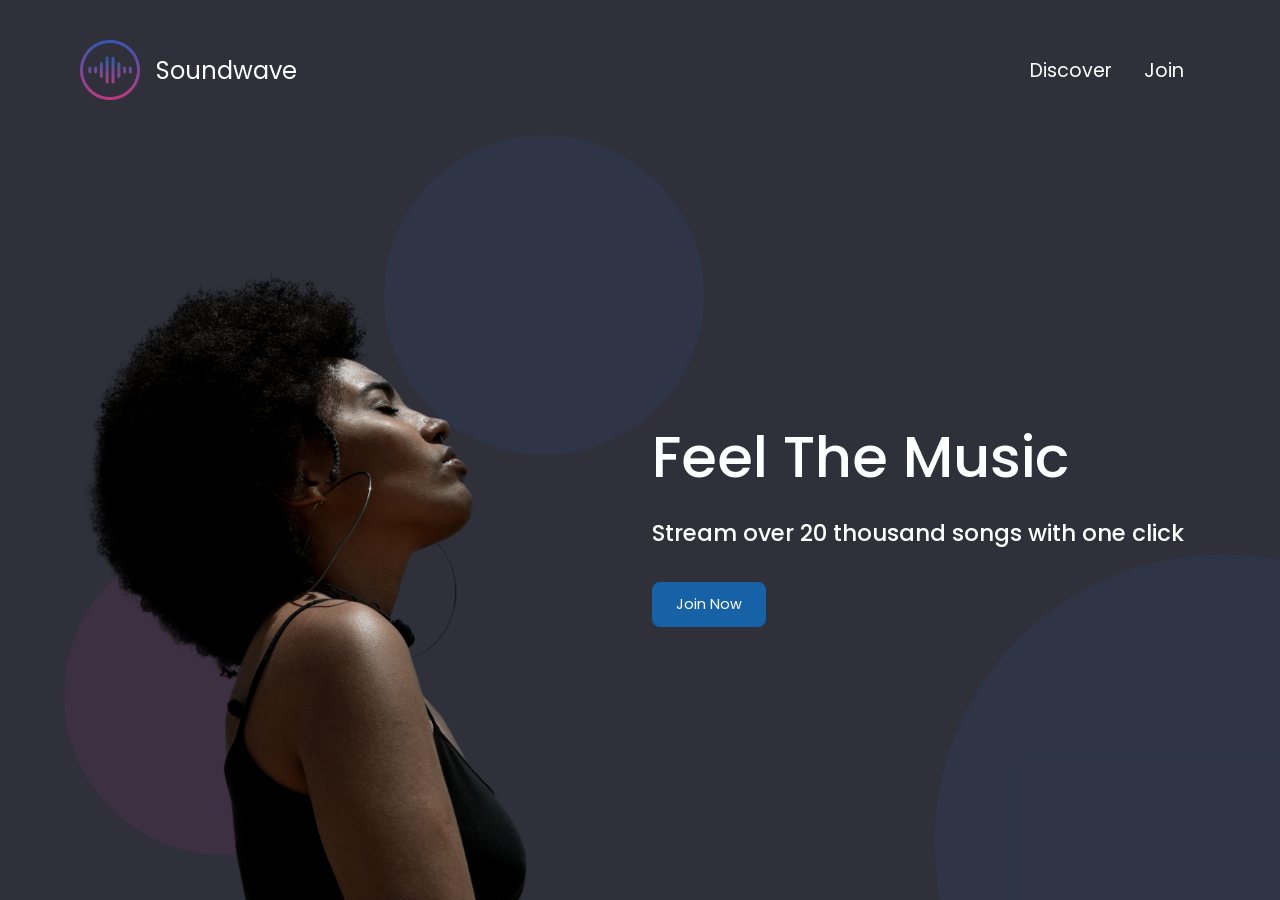
<file: index.html>
<!DOCTYPE html>
<html lang="en">
<head>
  <meta charset="UTF-8">
  <meta name="viewport" content="width=device-width, initial-scale=1.0">
  <link rel="stylesheet" href="./styles.css">
  <link rel="stylesheet" href="./index.css">
  <title>Soundwave</title>
</head>
<body class="container full-height-grow">
  <header class="main-header">
    <a href="/" class="brand-logo">
      <img src="./images/logo.png" alt="">
      <div class="brand-logo-name">Soundwave</div>
    </a>

    <nav class="main-nav">
      <ul>
        <li><a href="discover.html">Discover</a></li>
        <li><a href="join.html">Join</a></li>
      </ul>
    </nav>
  </header>
  <section class="home-main-section">
    <div class="img-wrapper">
      <div class="lady-image"></div>
    </div>
    <div class="call-to-action">
      <h1 class="title">Feel The Music</h1>
      <span class="subtitle">
        Stream over 20 thousand songs with one click
      </span>
      <a href="join.html" class="btn">Join Now</a>
    </div>
  </section>
  <div class="home-page-circle-1"></div>
  <div class="home-page-circle-2"></div>
  <div class="home-page-circle-3"></div>
  
</body>
</html>
</file>
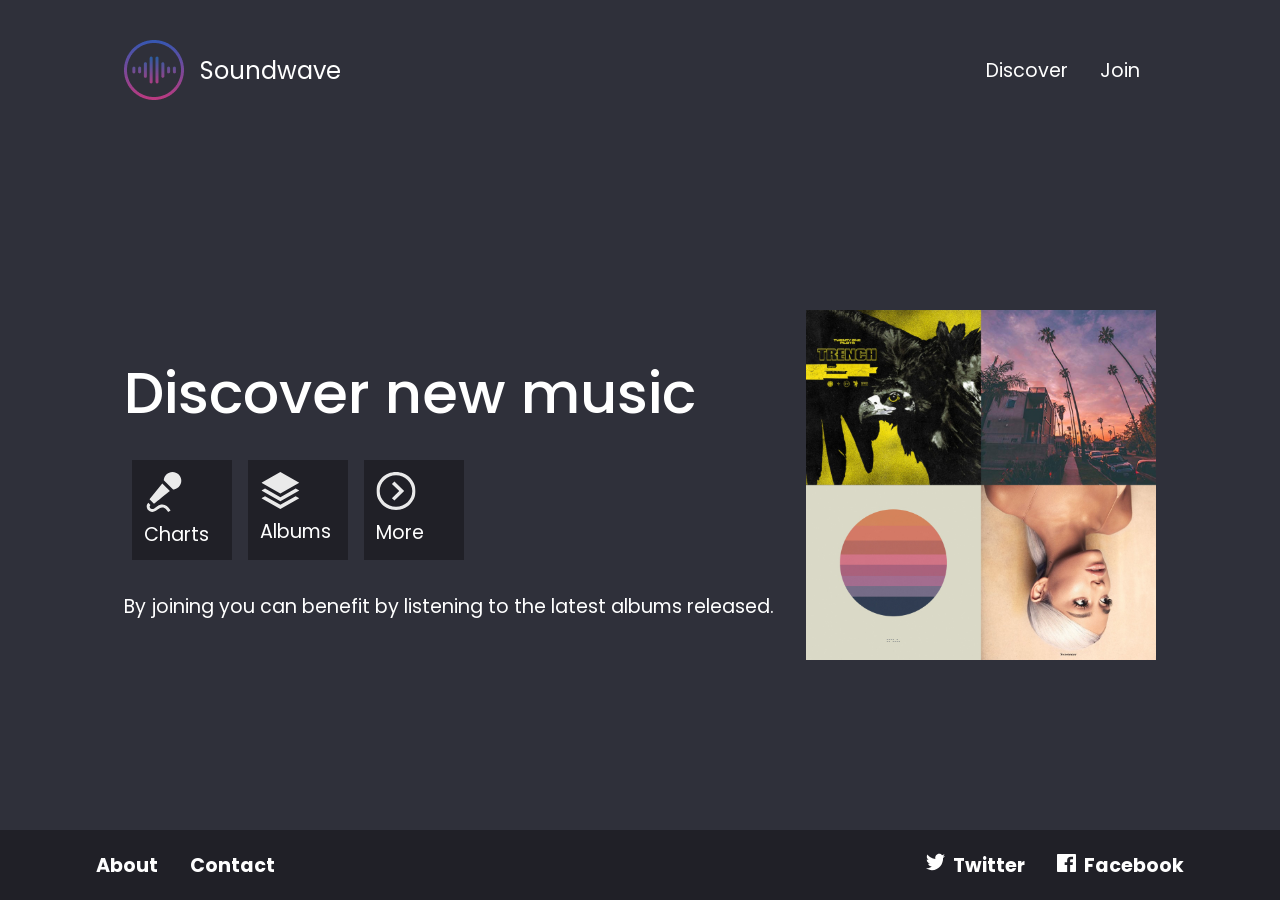
<file: discover.html>
<!DOCTYPE html>
<html lang="en">
<head>
  <meta charset="UTF-8">
  <meta name="viewport" content="width=device-width, initial-scale=1.0">
  <link rel="stylesheet" href="./styles.css">
  <link rel="stylesheet" href="./discover.css">
  <title>Soundwave - Discover</title>
</head>
<body class="full-height-grow">
  
  <div class="container full-height-grow">
    <header class="main-header">
      <a href="/" class="brand-logo">
        <img src="./images/logo.png">
        <div class="brand-logo-name">Soundwave</div>
      </a>
      <nav class="main-nav">
        <ul>
          <li><a href="discover.html">Discover</a></li>
          <li><a href="join.html">Join</a></li>
        </ul>
      </nav>
    </header>
    <section class="discover-main-section">
      <div class="call-to-action">
        <h1 class="title">Discover new music</h1>
        <div class="icon-section">
          <div class="icon">
            <img src="./images/microphone.svg" alt="">
            Charts
          </div>
          <div class="icon">
            <img src="./images/albums.svg" alt="">
            Albums
          </div>
          <div class="icon">
            <img src="./images/more.svg" alt="">
            More
          </div>
        </div>
          By joining you can benefit by listening to the latest albums released.
      </div>
      <img src="./images/covers.jpg" alt="" class="covers-image">
    </section>
  </div>
  
  <footer class="main-footer">
    <div class="container">
      <nav class="footer-nav">
        <ul>
          <li><a href="#">About</a></li>
          <li><a href="#">Contact</a></li>
        </ul>
      </nav>
      <nav class="footer-nav">
        <ul>
          <li>
            <a href="#" class="social-link">
            <img src="./images/twitter.svg" alt="">
            Twitter</a>
          </li>
          <li>
            <a href="#" class="social-link">
              <img src="./images/facebook.svg" alt="">
              Facebook
            </a>
          </li>
        </ul>
      </nav>
    </div>
   
  </footer>
  
</body>
</html>
</file>
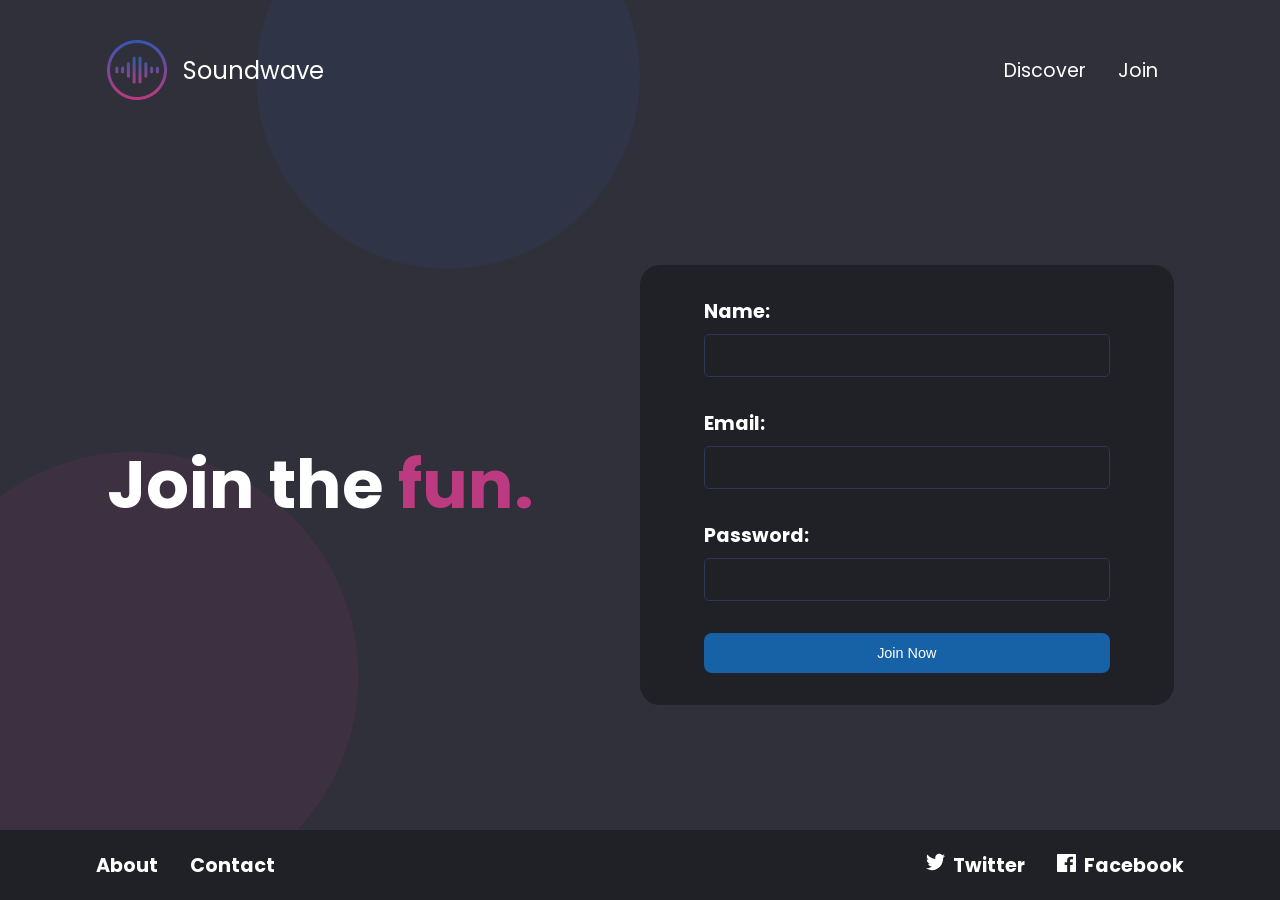
<file: join.html>
<!DOCTYPE html>
<html lang="en">
<head>
  <meta charset="UTF-8">
  <meta name="viewport" content="width=device-width, initial-scale=1.0">
  <link rel="stylesheet" href="./styles.css">
  <link rel="stylesheet" href="./join.css">
  <title>Soundwave - Join</title>
</head>
<body class="full-height-grow">
  
  <div class="container full-height-grow">
    <header class="main-header">
      <a href="/" class="brand-logo">
        <img src="./images/logo.png">
        <div class="brand-logo-name">Soundwave</div>
      </a>
      <nav class="main-nav">
        <ul>
          <li><a href="discover.html">Discover</a></li>
          <li><a href="join.html">Join</a></li>
        </ul>
      </nav>
    </header>
   <section class="join-main-section">
    <h1 class="join-text">
      Join the 
      <span class="accent-text">fun.</span>
    </h1>
    <form class="join-form">
      <div class="input-group">
        <label>Name:</label>
        <input type="text">
      </div>
      <div class="input-group">
        <label>Email:</label>
        <input type="email">
      </div>
      <div class="input-group">
        <label>Password:</label>
        <input type="password">
      </div>
      <div class="input-group">
        <button type="submit" class="btn">
          Join Now
        </button>
      </div>
    </form>
   </section>
  </div>

  <div class="join-page-circle-1"></div>
  <div class="join-page-circle-2"></div>
  
  <footer class="main-footer">
    <div class="container">
      <nav class="footer-nav">
        <ul>
          <li><a href="#">About</a></li>
          <li><a href="#">Contact</a></li>
        </ul>
      </nav>
      <nav class="footer-nav">
        <ul>
          <li>
            <a href="#" class="social-link">
            <img src="./images/twitter.svg" alt="">
            Twitter</a>
          </li>
          <li>
            <a href="#" class="social-link">
              <img src="./images/facebook.svg" alt="">
              Facebook
            </a>
          </li>
        </ul>
      </nav>
    </div>
   
  </footer>
  
</body>
</html>
</file>
<file: styles.css>
@import url('https://fonts.googleapis.com/css2?family=Poppins:ital,wght@0,400;0,500;0,700;1,100&display=swap');

*,
*::before,
*::after {
  box-sizing: border-box;
}

body {
  padding: 0;
  margin: 0;
  background-color: #2f303a;
  font-family: Poppins, sans-serif;
  font-size: 1.2rem;
  color: #fff;
  min-height: 100vh;
}

.full-height-grow {
  display: flex;
  flex-direction: column;
}

.brand-logo {
  display: flex;
  align-items: center;
  font-size: 1.25em;
  color: inherit;
  text-decoration: none;
}

.brand-logo-name {
  margin-left: 1rem;
}

.main-nav ul,
.footer-nav ul {
  display: flex;
  margin: 0;
  padding: 0;
  list-style: none;
}

.main-nav a,
.footer-nav a {
  color: inherit;
  text-decoration: none;
  padding: 1rem;
}

.main-nav a:hover, 
.footer-nav a:hover {
  color: #adadad;
}

.main-header,
.main-footer {
  display: flex;
  justify-content: space-between;
  align-items: center;
}

.main-header  {
  height: 140px;
}

.main-footer {
  height: 70px;
  background-color: #202027;
  font-weight: bold;
}

.social-link img {
  width: 1em;
  margin-right: .25rem;
}

.main-footer .container {
  display: flex;
  justify-content: space-between;
}

.container {
  max-width: 1200px;
  margin: 0 auto;
  padding: 0 40px;
  flex-grow: 1;
}

.title {
  font-weight: 500;
  font-size: 3em;
  margin-bottom: 1rem;
  margin-top: 0;
}

.subtitle {
  font-weight: 500;
  font-size: 1.2em;
  margin-bottom: 2rem;
}

.btn {
  color: white;
  background-color: #1762a7;
  padding: .75rem 1.5rem;
  border-radius: .5rem;
  text-decoration: none;
  font-size: .9rem;
  outline: none;
  border: none;
  cursor: pointer;
}

.btn:hover {
  background-color: #2180d8;
}

.btn:focus {
  background-color: #2796ff;
}
</file>
<file: index.css>
.home-main-section {
  display: flex;
  align-items: stretch;
  justify-content: space-between;
  flex-grow: 1;
}

.home-main-section .img-wrapper {
  flex-grow: 1;
  flex-direction: column;
  display: flex;
  align-items: stretch;
  justify-content: flex-end;
}

.home-main-section .lady-image {
  background-image: url(./images/landing-page-girl.png);
  flex-grow: 1;
  max-height: 70vh;
  min-width: 30vw;
  background-size: contain;
  background-repeat: no-repeat;
  background-position: bottom left;
}

.home-main-section .call-to-action {
  display: flex;
  flex-direction: column;
  align-items: flex-start;
  margin: 1rem;
  align-self: center;
}

@media (max-width: 900px) {
  .home-main-section .img-wrapper {
    display: none;
  }
  .home-main-section {
    justify-content: center;
  }
}

.home-page-circle-1 {
  position: absolute;
  width: 25vw;
  height: 25vw;
  border-radius: 50%;
  background-color:rgb(188, 58, 128, .1);
  bottom: 5vh;
  left: 5vw;
  z-index: -1;
}

.home-page-circle-2 {
  position: absolute;
  width: 25vw;
  height: 25vw;
  border-radius: 50%;
  background-color:rgb(52, 87, 178, .1);
  top: 15vh;
  left: 30vw;
  z-index: -1;
}
.home-page-circle-3 {
  position: absolute;
  overflow: hidden;
  width: 45vw;
  height: 45vw;
  bottom: 0;
  right: 0;
  z-index: -1;
}

.home-page-circle-3::before {
  content: '';
  transform: translate(40%, 40%);
  position: absolute;
  height: 100%;
  width: 100%;
  border-radius: 50%;
  background-color:rgb(52, 87, 178, .1);
}
</file>
<file: discover.css>
.discover-main-section {
  display: flex;
  align-items: center;
  justify-content: space-between;
  flex-grow: 1;
}

.discover-main-section .covers-image {
  width: 30vw;
  margin-left: 2rem;
  height: auto;
  max-width: 350px;
}

.icon-section {
  display: flex;
}

.icon {
  flex-direction: column;
  justify-content: space-between;
  align-items: center;
  margin: .5rem;
  padding: .75rem;
  width: 100px;
  height: 100px;
  background-color: #202027;
  margin-bottom: 2rem;
}

.icon img {
  width: 40px;
}

@media (max-width: 800px) {
  .discover-main-section {
    flex-direction: column;
    justify-content: center;
  }
  .discover-main-section .covers-image {
    margin-top: 2rem;
    height: 30vh;
    width: auto;
  }
}
</file>
<file: join.css>
.join-main-section {
  display: flex;
  justify-content: space-between;
  align-items: center;
  flex-grow: 1;
}

.join-text {
  font-size: 3.5em;
  font-weight: bold;
  margin: 0;
}

.accent-text {
  color: #bc3a80;
}

.join-form {
  background-color: #202027;
  width: 50vw;
  max-width: 50%;
  padding: 2rem 4rem;
  border-radius: 20px;
}

.input-group {
  margin-bottom: 2rem;
  display: flex;
  flex-direction: column;
}

.input-group:last-child {
  margin-bottom: 0;
}

.input-group label {
  font-weight: bold;
  margin-bottom: .5rem;
}

.input-group input {
  outline: none;
  background: none;
  border: 1px solid#2e3852;
  font-size: 1em;
  padding: .5em;
  color: inherit;
  border-radius: 5px;
}

.input-group input:focus {
  border-color: #596da0;
}


.join-page-circle-1 {
  position: absolute;
  overflow: hidden;
  width: 35vw;
  height: 35vw;
  bottom: 0;
  left: 0;
  z-index: -1;
}

.join-page-circle-1::before {
  content: '';
  transform: translateX(-20%);
  position: absolute;
  height: 100%;
  width: 100%;
  border-radius: 50%;
  background-color:rgb(188, 58, 128, .1);
}

.join-page-circle-2 {
  position: absolute; overflow: hidden;
  width: 30vw;
  height: 30vw;
  top: 0;
  left: 20vw;
  z-index: -1;
}

.join-page-circle-2::before {
  content: '';
  transform: translateY(-30%);
  position: absolute;
  height: 100%;
  width: 100%;
  border-radius: 50%;
  background-color:rgb(52, 87, 178, .1);
}

@media (max-width: 900px) {
  .join-main-section {
    flex-direction: column;
    justify-content: center;
  }
  .join-form {
    width: 80vw;
    max-width: inherit;
    margin: 2rem 0;
  }
}
</file>
